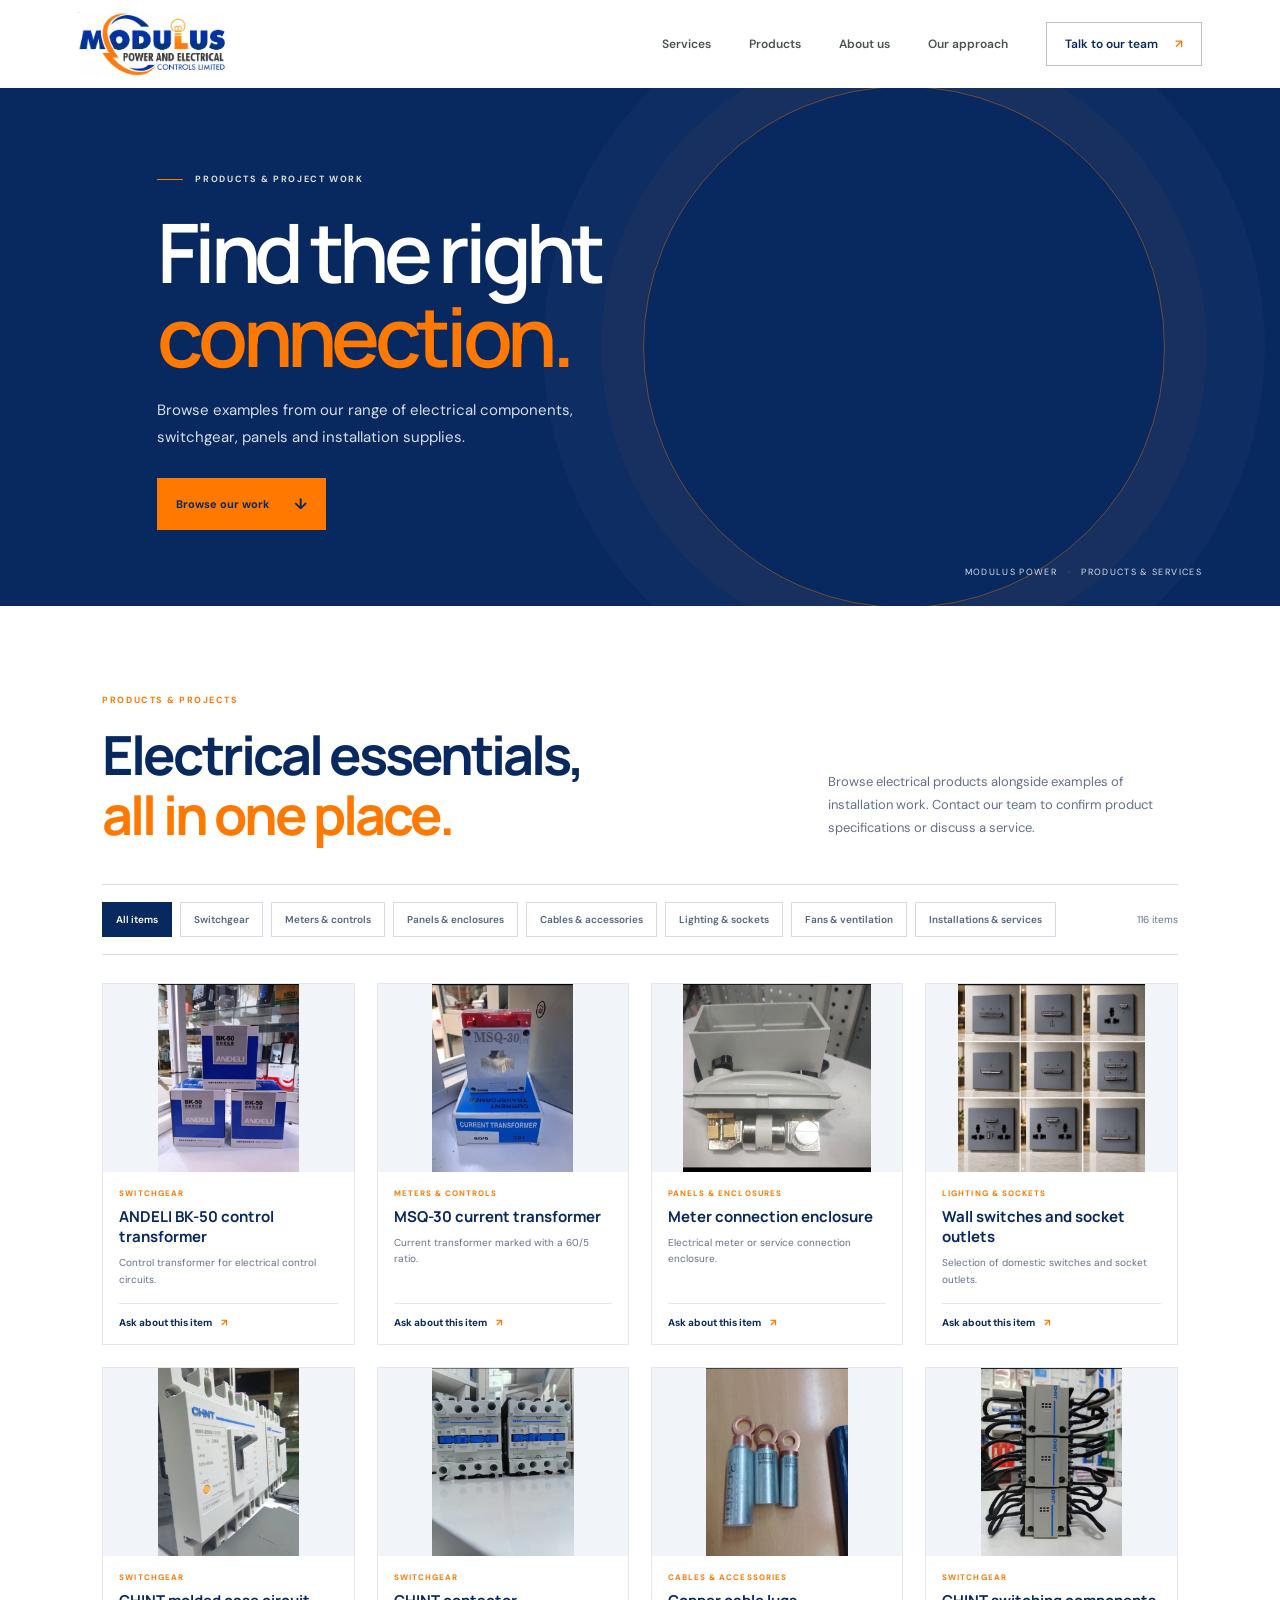
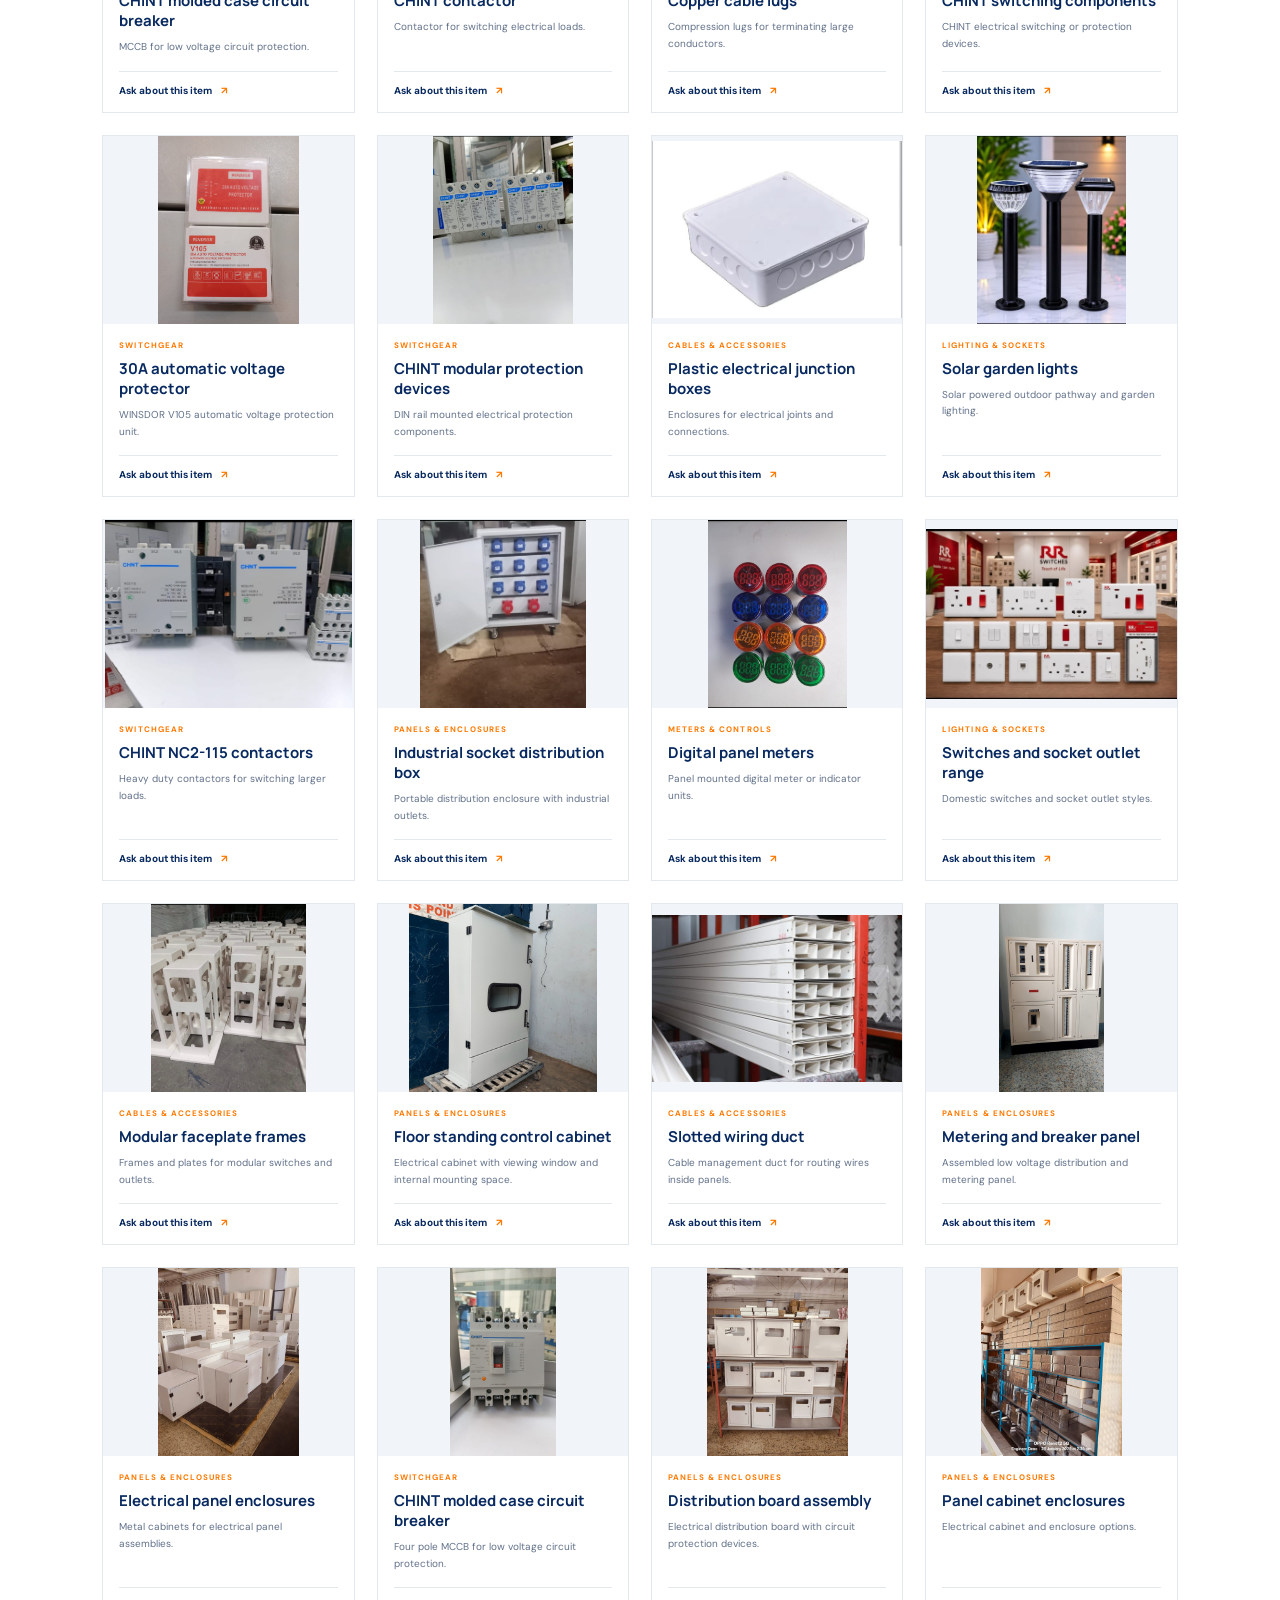
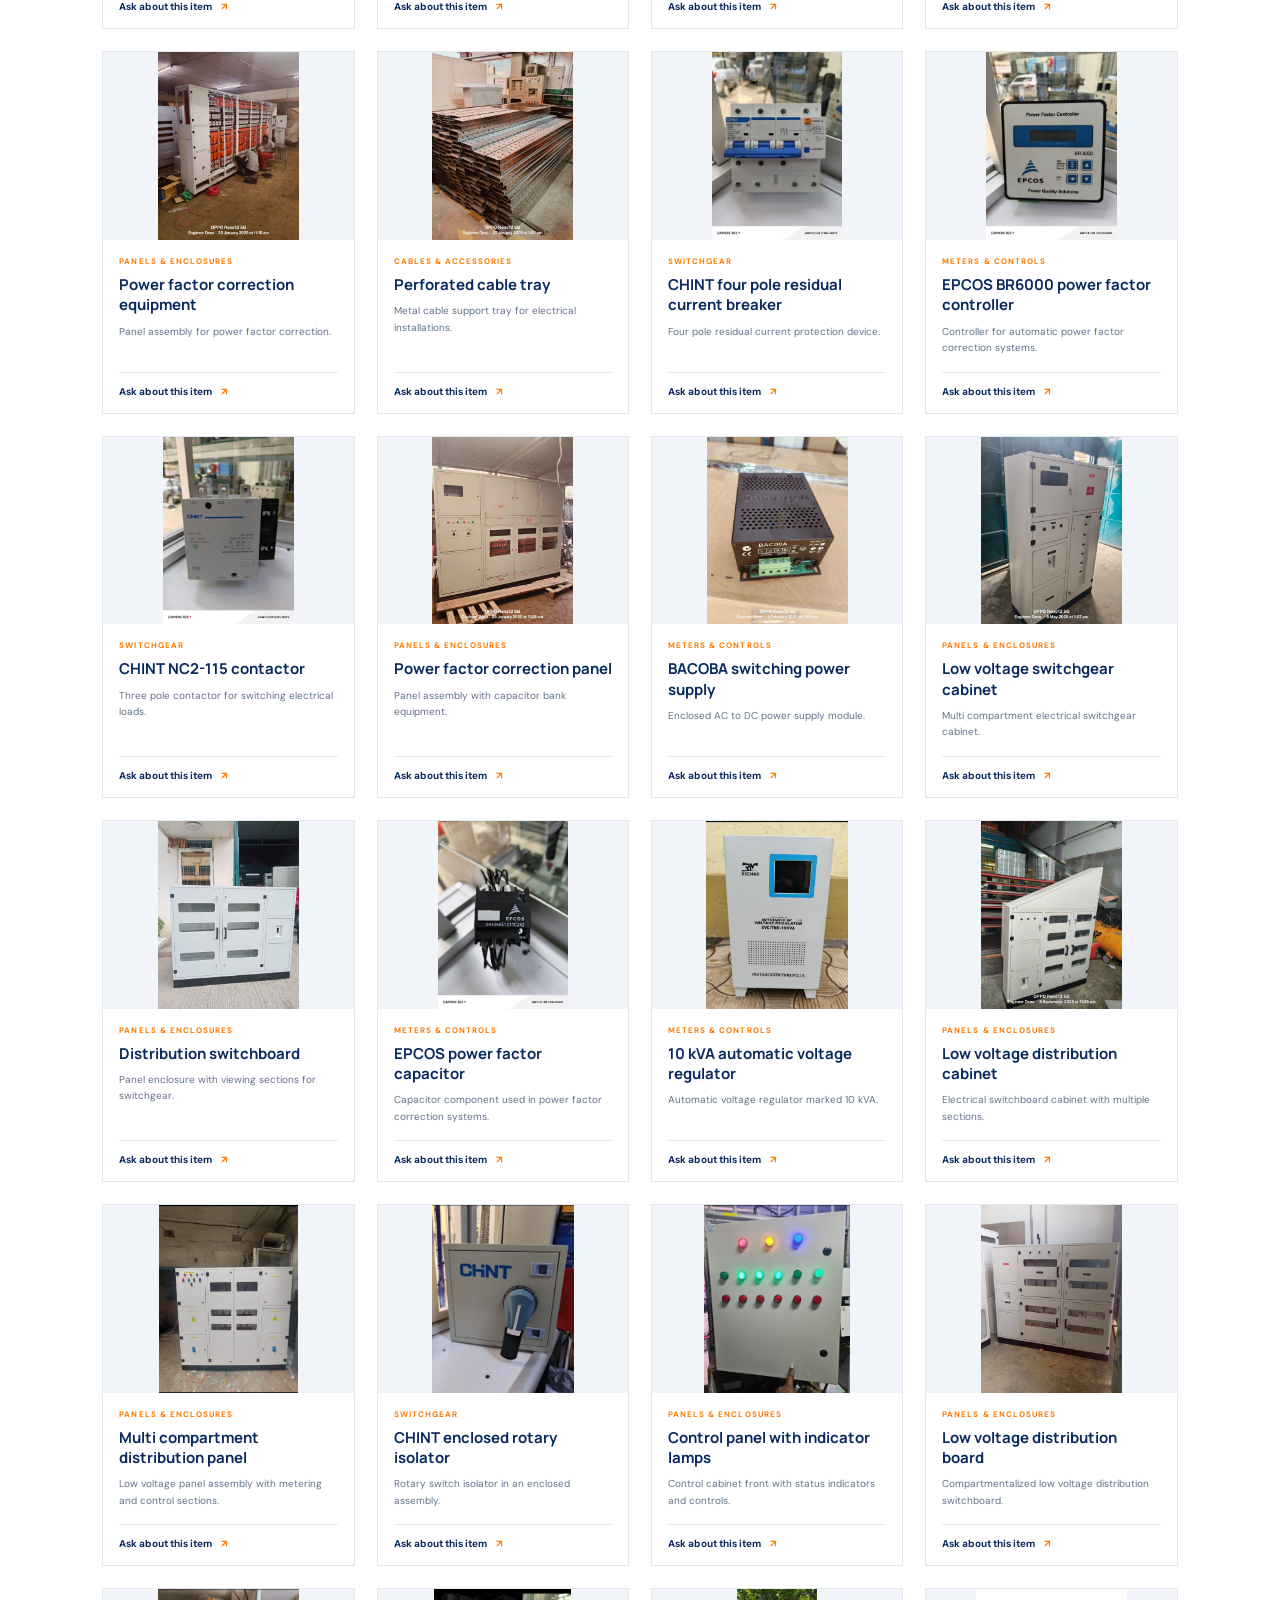
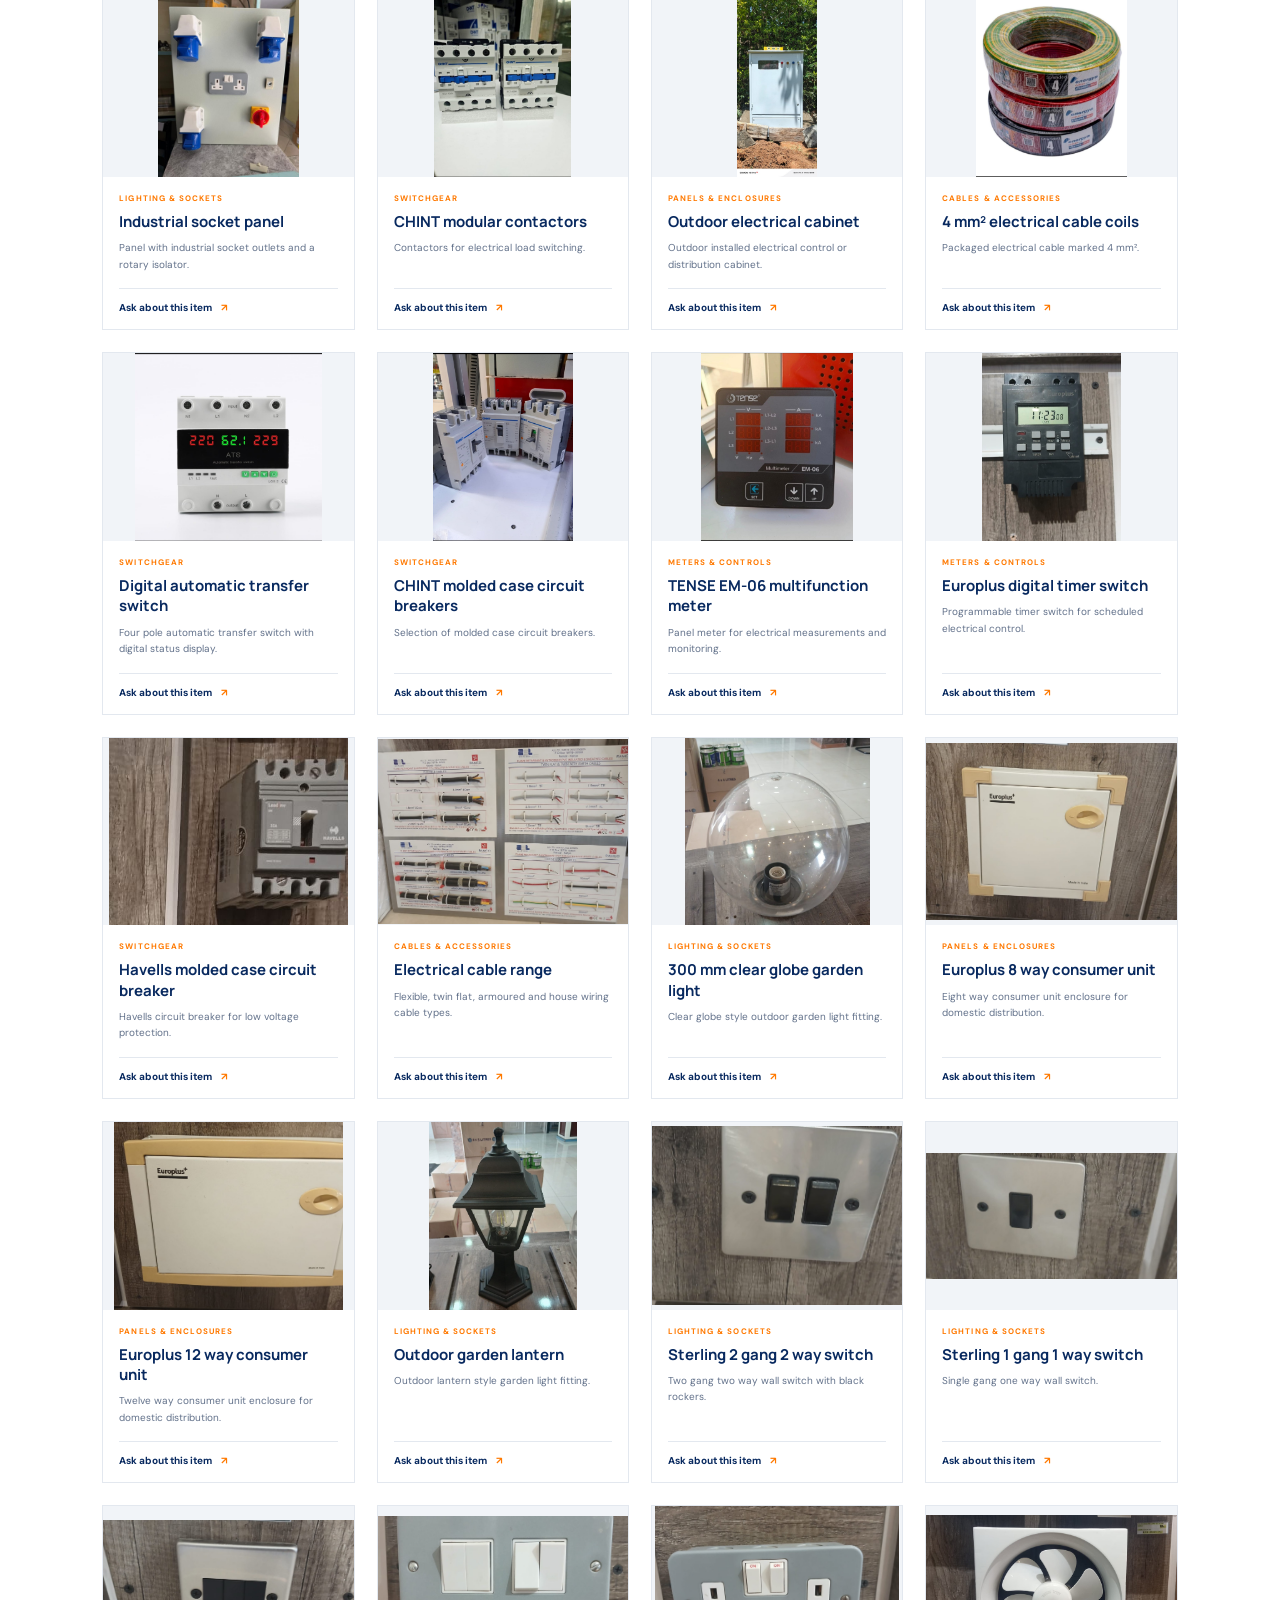
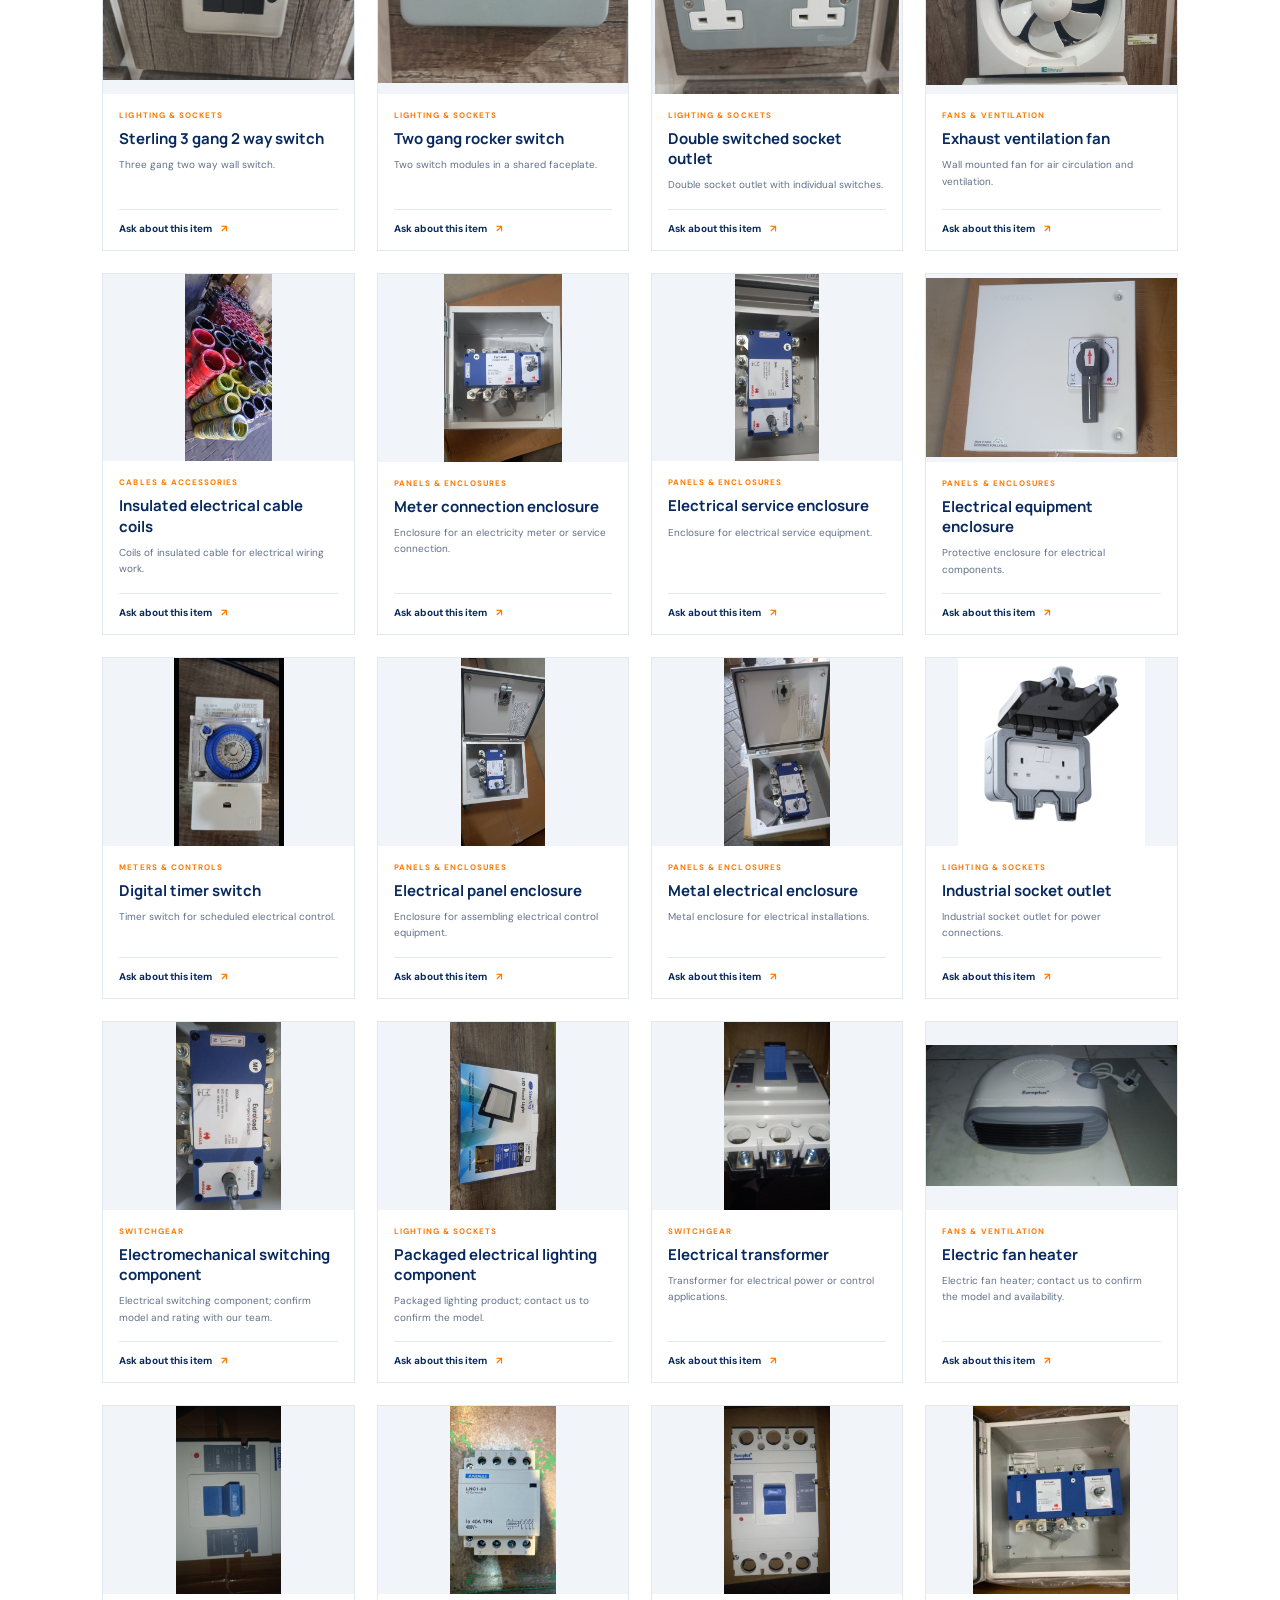
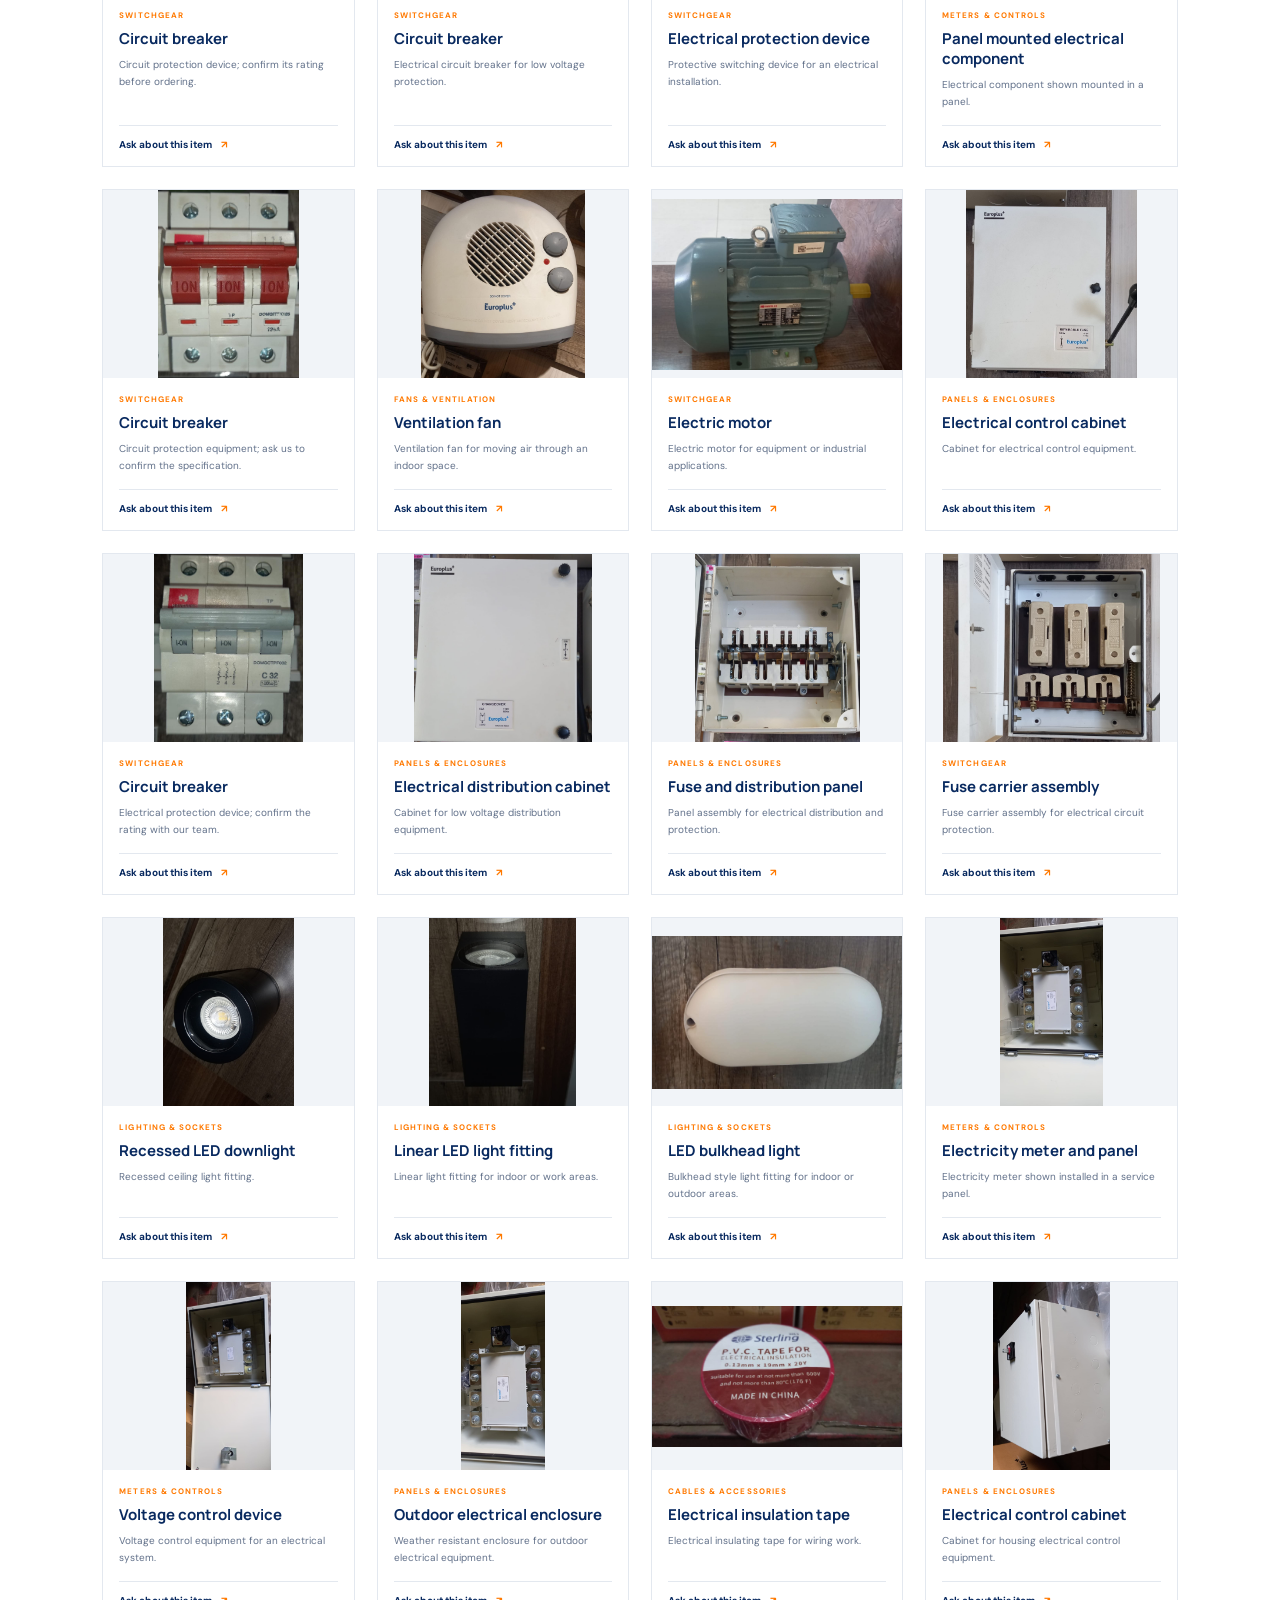
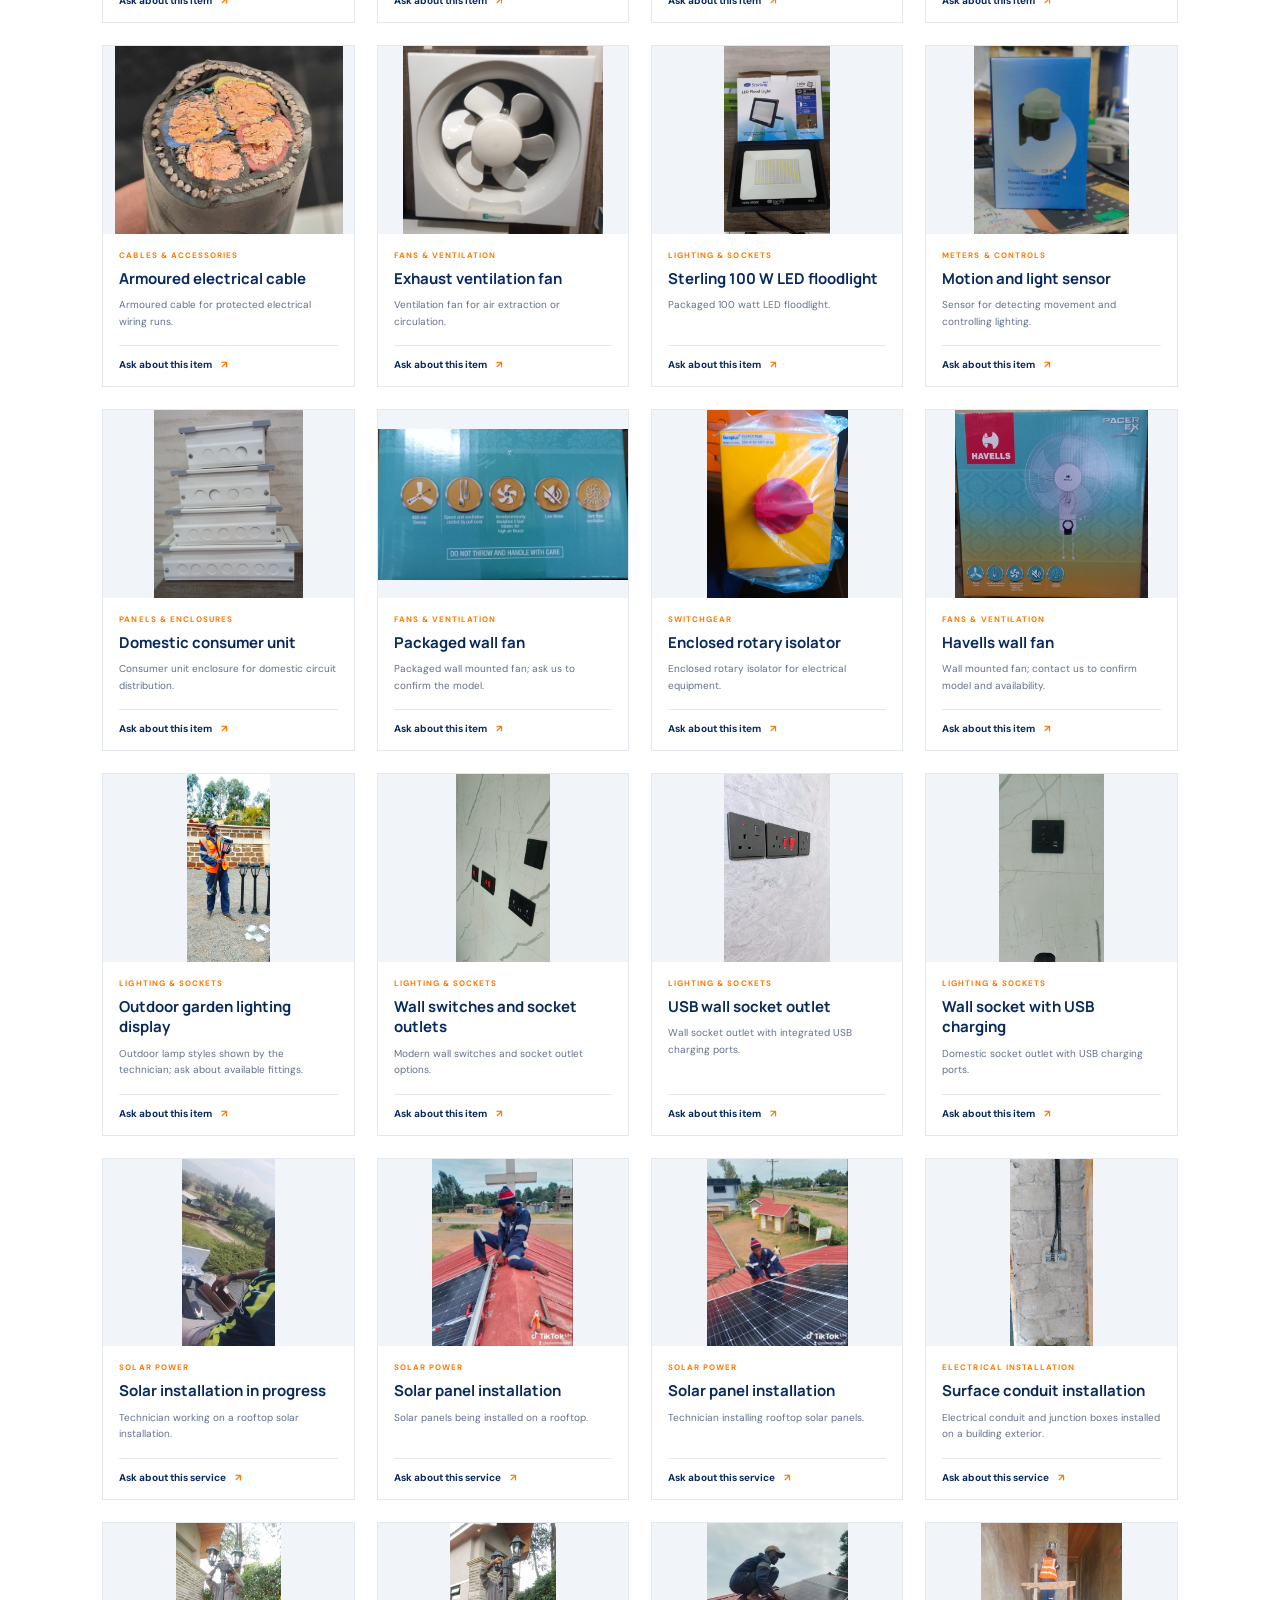
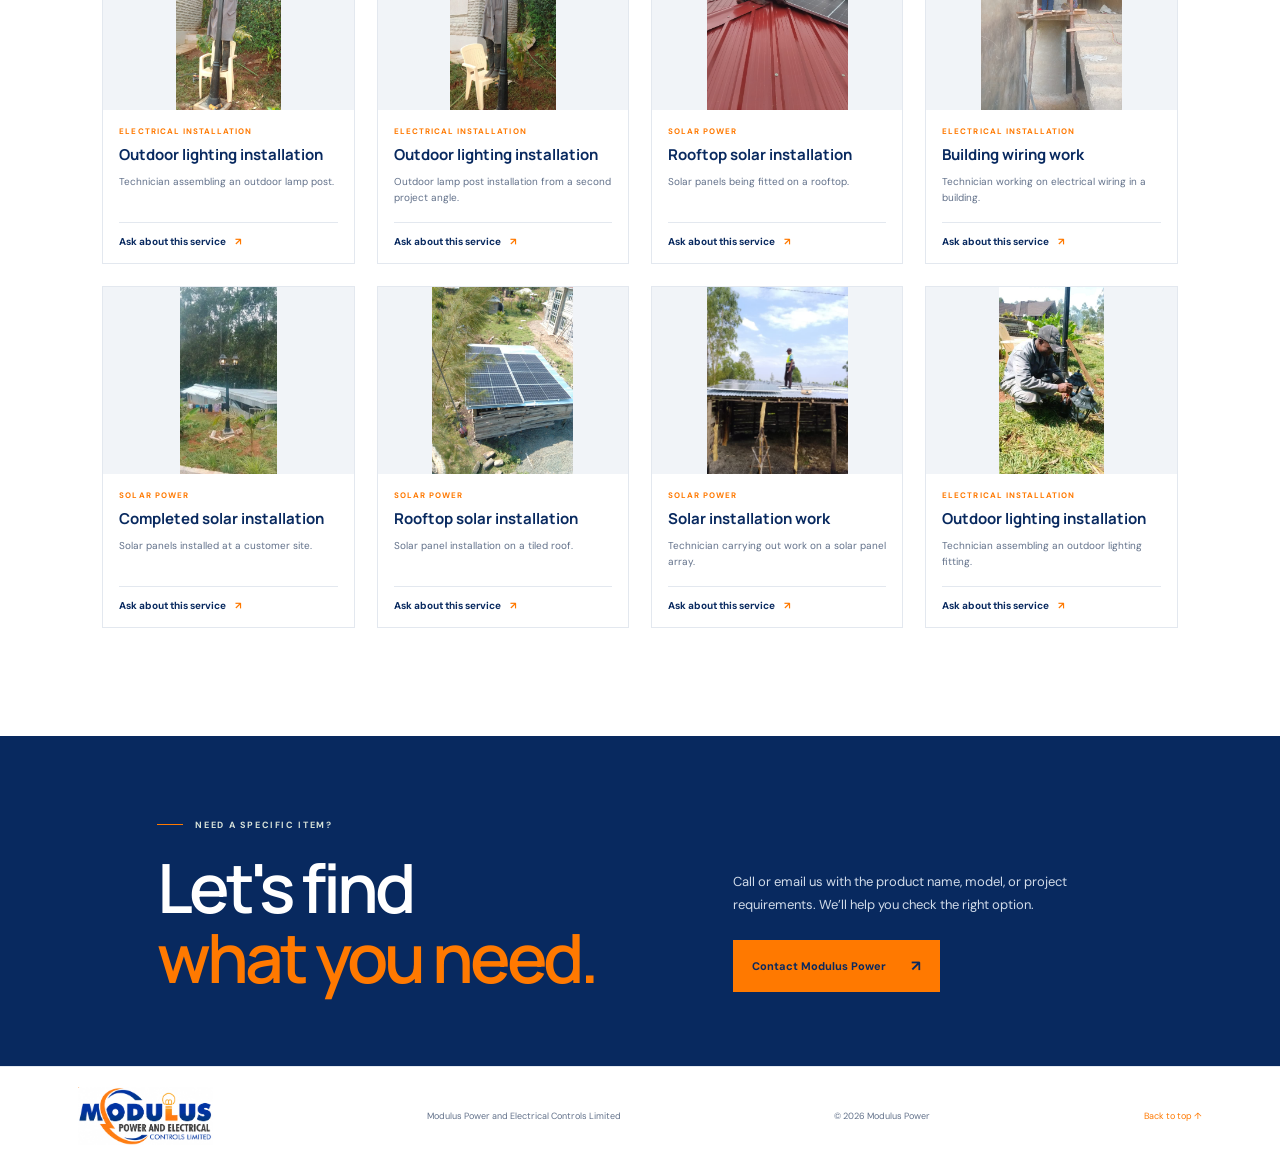
<file: products.html>
<!doctype html>
<html lang="en">
<head>
  <meta charset="utf-8">
  <meta name="viewport" content="width=device-width, initial-scale=1">
  <meta name="theme-color" content="#082a68">
  <meta name="description" content="Browse examples of electrical products and equipment supplied by Modulus Power and Electrical Controls Limited.">
  <title>Electrical Products | Modulus Power</title>
  <link rel="preconnect" href="https://fonts.googleapis.com">
  <link rel="preconnect" href="https://fonts.gstatic.com" crossorigin>
  <link href="https://fonts.googleapis.com/css2?family=DM+Sans:wght@400;500;600;700&family=Manrope:wght@400;500;600;700;800&display=swap" rel="stylesheet">
  <link rel="stylesheet" href="styles.css">
  <link rel="stylesheet" href="products.css">
</head>
<body class="products-page">
  <header class="site-header">
    <a class="brand" href="index.html" aria-label="Modulus Power home"><img class="brand-logo" src="logo.png" alt="Modulus Power and Electrical Controls Limited"></a>
    <button class="menu-toggle" aria-expanded="false" aria-controls="main-nav" aria-label="Open menu"><span></span><span></span></button>
    <nav id="main-nav" class="main-nav" aria-label="Main navigation">
      <a href="index.html#services">Services</a><a href="products.html" aria-current="page">Products</a><a href="index.html#about">About us</a><a href="index.html#approach">Our approach</a>
      <a class="nav-cta" href="index.html#contact">Talk to our team <span aria-hidden="true">↗</span></a>
    </nav>
  </header>

  <main id="catalog">
    <section class="catalog-hero">
      <div class="catalog-hero-inner">
        <p class="eyebrow"><span class="eyebrow-line"></span> PRODUCTS &amp; PROJECT WORK</p>
        <h1>Find the right<br><em>connection.</em></h1>
        <p>Browse examples from our range of electrical components, switchgear, panels and installation supplies.</p>
        <a class="button button-lime" href="#product-list">Browse our work <span>↓</span></a>
      </div>
      <div class="catalog-hero-note">MODULUS POWER <span>·</span> PRODUCTS &amp; SERVICES</div>
    </section>

    <section class="catalog-section" id="product-list">
      <div class="catalog-heading">
        <div><p class="section-kicker">PRODUCTS &amp; PROJECTS</p><h2>Electrical essentials,<br><em>all in one place.</em></h2></div>
        <p class="catalog-intro">Browse electrical products alongside examples of installation work. Contact our team to confirm product specifications or discuss a service.</p>
      </div>
      <div class="catalog-toolbar">
        <div class="catalog-filters" role="group" aria-label="Filter products and services">
          <button class="filter-button active" type="button" data-filter="all" aria-pressed="true">All items</button>
          <button class="filter-button" type="button" data-filter="switchgear" aria-pressed="false">Switchgear</button>
          <button class="filter-button" type="button" data-filter="controls" aria-pressed="false">Meters &amp; controls</button>
          <button class="filter-button" type="button" data-filter="panels" aria-pressed="false">Panels &amp; enclosures</button>
          <button class="filter-button" type="button" data-filter="wiring" aria-pressed="false">Cables &amp; accessories</button>
          <button class="filter-button" type="button" data-filter="lighting" aria-pressed="false">Lighting &amp; sockets</button>
          <button class="filter-button" type="button" data-filter="fans" aria-pressed="false">Fans &amp; ventilation</button>
          <button class="filter-button" type="button" data-filter="services" aria-pressed="false">Installations &amp; services</button>
        </div>
        <span class="catalog-count" aria-live="polite"></span>
      </div>
      <div class="product-grid" id="product-grid"></div>
      <dialog class="product-viewer" id="product-viewer" aria-label="Product image viewer">
        <div class="viewer-toolbar">
          <p class="viewer-title" id="viewer-title"></p>
          <div class="viewer-controls" aria-label="Image zoom controls">
            <button type="button" id="zoom-out" aria-label="Zoom out">−</button>
            <button type="button" id="zoom-reset" aria-label="Reset image zoom">Reset</button>
            <button type="button" id="zoom-in" aria-label="Zoom in">+</button>
            <button type="button" class="viewer-close" id="viewer-close" aria-label="Close image viewer">×</button>
          </div>
        </div>
        <div class="viewer-image-stage" id="viewer-image-stage"><img id="viewer-image" alt=""></div>
        <div class="viewer-footer"><span>Use + and − to zoom in or out</span><a class="button button-lime" id="viewer-inquiry" href="#" target="_blank" rel="noopener noreferrer">Ask about this item on WhatsApp <span>↗</span></a></div>
      </dialog>
    </section>

    <section class="catalog-contact">
      <div><p class="eyebrow"><span class="eyebrow-line"></span> NEED A SPECIFIC ITEM?</p><h2>Let's find<br><em>what you need.</em></h2></div>
      <div class="catalog-contact-side"><p>Call or email us with the product name, model, or project requirements. We’ll help you check the right option.</p><a class="button button-lime" href="index.html#contact">Contact Modulus Power <span>↗</span></a></div>
    </section>
  </main>

  <footer class="site-footer catalog-footer"><a class="brand footer-brand" href="index.html"><img class="brand-logo" src="logo.png" alt="Modulus Power and Electrical Controls Limited"></a><span>Modulus Power and Electrical Controls Limited</span><span>© <span id="year"></span> Modulus Power</span><a href="#catalog">Back to top ↑</a></footer>
  <script src="script.js"></script>
  <script src="products.js"></script>
</body>
</html>
</file>
<file: styles.css>
@import url('https://fonts.googleapis.com/css2?family=DM+Sans:wght@400;500;600;700&family=Manrope:wght@400;500;600;700;800&display=swap');
:root{--ink:#08295f;--deep:#08295f;--paper:#fff;--white:#fff;--orange:#ff7900;--muted:#62718a;--line:rgba(8,41,95,.16);--display:'Manrope',sans-serif;--body:'DM Sans',sans-serif}*{box-sizing:border-box}html{scroll-behavior:smooth}body{margin:0;background:var(--paper);color:var(--ink);font-family:var(--body);-webkit-font-smoothing:antialiased}a{color:inherit;text-decoration:none}.site-header{height:88px;padding:0 6.1%;display:flex;align-items:center;justify-content:space-between;background:var(--paper);position:relative;z-index:4}.brand{display:flex;align-items:center;gap:12px}.brand-logo{display:block;width:auto;height:64px;max-width:280px;object-fit:contain}.brand-mark{display:flex;align-items:flex-end;gap:3px;height:27px;width:28px;border-bottom:2px solid var(--ink);padding:0 2px 3px}.brand-mark span{display:block;width:5px;background:var(--ink);transform:skew(-24deg)}.brand-mark span:nth-child(1){height:10px}.brand-mark span:nth-child(2){height:17px}.brand-mark span:nth-child(3){height:23px}.brand-name{font:800 13px var(--display);letter-spacing:.09em;line-height:1.15}.brand-name span{display:block;font:600 8px var(--body);letter-spacing:.16em;margin-top:4px}.main-nav{display:flex;align-items:center;gap:38px;font-size:12px;font-weight:600}.main-nav>a:not(.nav-cta){color:#48544f}.main-nav>a:hover{color:#ff7900}.nav-cta{border:1px solid #b9c1b8;padding:13px 18px}.nav-cta span{color:#ff7900;margin-left:14px}.menu-toggle{display:none}.hero{min-height:660px;height:calc(100vh - 88px);max-height:850px;position:relative;background:#0b3479;color:white;overflow:hidden}.hero-image{position:absolute;inset:0 0 0 32%;background:linear-gradient(120deg,#0b3479,#174b91 56%,#ef7b22);background-image:linear-gradient(90deg,rgba(8,41,95,.62),rgba(8,41,95,.05)),url('images/hero-electrical.jpg'),radial-gradient(ellipse at 75% 42%,#ff8a25 0,#174b91 28%,#0b3479 67%,#061d49 100%);background-size:cover;background-position:center 52%;filter:saturate(.76)}.hero-shade{position:absolute;inset:0;background:linear-gradient(90deg,#08295f 0%,rgba(8,41,95,.97) 31%,rgba(8,41,95,.5) 60%,rgba(8,41,95,.12) 100%)}.hero-content{position:relative;padding:clamp(90px,14vh,155px) 0 0 12.3%;max-width:780px}.eyebrow{display:flex;align-items:center;gap:12px;font-size:9px;letter-spacing:.18em;font-weight:700;color:#d7e2d9}.eyebrow-line{display:block;width:26px;height:1px;background:var(--orange)}.hero h1,.contact h2{font:600 clamp(54px,7.3vw,94px)/1.02 var(--display);letter-spacing:-.065em;margin:30px 0 20px}.hero h1 em,.services h2 em,.approach h2 em,.contact h2 em,.intro h2 em{font-style:normal;color:var(--orange)}.hero-copy{max-width:375px;color:#d0d9d1;line-height:1.7;font-size:15px}.hero-actions{display:flex;align-items:center;gap:28px;margin-top:38px}.button{display:inline-flex;align-items:center;justify-content:space-between;gap:25px;padding:16px 19px;font-size:11px;font-weight:700}.button-lime{background:var(--orange);color:var(--deep)}.button-lime span{font-size:15px}.text-link{font-size:11px;font-weight:600;color:#e1e8e2}.text-link span{margin-left:12px;color:var(--orange)}.hero-meta{position:absolute;bottom:38px;left:6.1%;display:flex;align-items:center;gap:14px;color:#d2dbd3;font-size:9px;letter-spacing:.12em}.hero-meta>span:first-child{color:var(--orange)}.meta-rule{height:1px;width:54px;background:rgba(255,255,255,.4)}.hero-vertical{position:absolute;right:5%;top:50%;writing-mode:vertical-rl;transform:translateY(-50%);font-size:8px;letter-spacing:.2em;color:rgba(255,255,255,.72)}.placeholder-note{position:absolute;right:25px;bottom:24px;background:rgba(8,29,69,.78);padding:10px 13px;color:#edf2ed;font-size:9px;letter-spacing:.04em;display:flex;align-items:center;gap:9px}.camera-icon{font-size:16px;color:var(--orange)}.section-pad{padding-left:12.3%;padding-right:12.3%}.intro{position:relative;display:grid;grid-template-columns:1fr 2fr 1.2fr;gap:30px;padding-top:126px;padding-bottom:133px;align-items:start}.section-label{font-size:9px;font-weight:700;letter-spacing:.14em;color:#526681}.section-label span{color:#ff7900;margin-right:13px}.intro-main .eyebrow{margin:0 0 24px}.eyebrow.dark{color:#526681}.intro h2,.approach h2{font:600 clamp(35px,4.1vw,53px)/1.12 var(--display);letter-spacing:-.055em;margin:0;max-width:620px}.intro h2 em,.approach h2 em{color:#ff7900}.intro-side{padding-top:35px}.intro-side p,.approach-copy{font-size:14px;line-height:1.85;color:#62718a;margin:0 0 24px}.underlined-link{font-size:11px;font-weight:700;border-bottom:1px solid #a3aaa3;padding-bottom:11px;display:inline-flex;justify-content:space-between;width:175px}.underlined-link span{color:#ff7900}.intro-stamp{position:absolute;right:10%;bottom:36px;width:82px;height:82px;border:1px solid #c8cdc4;border-radius:50%;display:grid;place-items:center;text-align:center;font-size:7px;letter-spacing:.13em;color:#62718a;transform:rotate(-12deg)}.intro-stamp b{position:absolute;font:800 16px var(--display);color:#ff7900;transform:rotate(12deg)}.services{background:var(--deep);color:white;padding-top:97px;padding-bottom:38px}.services-top{display:flex;justify-content:space-between;align-items:end;margin-bottom:50px}.light-label{color:#acb9af}.services h2{font:600 clamp(42px,5vw,65px)/1.04 var(--display);letter-spacing:-.06em;margin:33px 0 0}.services-top>p{max-width:300px;color:#b4c0b7;font-size:13px;line-height:1.8;margin:0 0 5px}.service-grid{display:grid;grid-template-columns:repeat(3,1fr);border-top:1px solid rgba(255,255,255,.2);border-bottom:1px solid rgba(255,255,255,.2)}.service-card{position:relative;min-height:270px;padding:25px 22px 23px 0;border-right:1px solid rgba(255,255,255,.16)}.service-card:not(:first-child){padding-left:22px}.service-card:nth-child(3n){border-right:0}.service-card:nth-child(n+4){border-top:1px solid rgba(255,255,255,.16)}.service-card:nth-child(5){border-right:0}.service-number{font-size:9px;letter-spacing:.12em;color:#91a098}.service-symbol{font:400 32px var(--display);color:var(--orange);margin:28px 0 18px;height:35px}.service-card h3{font:700 16px var(--display);margin:0 0 12px}.service-card p{font-size:11px;line-height:1.8;color:#afbbb2;max-width:220px;margin:0}.service-card>a{position:absolute;right:20px;bottom:20px;color:var(--orange);font-size:18px}.services-foot{display:flex;justify-content:space-between;padding-top:24px;font-size:9px;letter-spacing:.08em;color:#abb8ae}.services-foot b{color:var(--orange);margin-left:13px}.approach{padding-top:125px;padding-bottom:126px;display:grid;grid-template-columns:1fr 1fr;gap:9%;align-items:center}.approach-image{height:480px;position:relative;background:linear-gradient(140deg,#416a9e,#174b91 46%,#0b3479);background-image:url('images/team-electrical.jpg'),linear-gradient(140deg,#416a9e,#174b91 46%,#0b3479);background-size:cover;background-position:center}.approach-image .placeholder-note{right:auto;left:18px;bottom:18px}.image-index{position:absolute;top:18px;left:18px;color:white;font-size:8px;letter-spacing:.15em}.approach-content .section-label{margin-bottom:67px}.approach-content .eyebrow{margin-bottom:23px}.approach h2{font-size:clamp(43px,5vw,64px)}.approach-copy{margin:24px 0 32px;max-width:420px}.values{border-top:1px solid var(--line);padding-top:19px;display:flex;justify-content:space-between;gap:10px}.values div{display:flex;flex-direction:column;gap:10px}.values b{font-size:9px;color:#ff7900}.values span{font-size:10px;font-weight:600}.contact{background:var(--deep);color:white;padding-top:86px;padding-bottom:82px}.contact-layout{display:grid;grid-template-columns:1fr 1fr;gap:10%;align-items:end;margin:45px 0 38px}.contact h2{font-size:clamp(58px,7vw,88px);margin:23px 0 0}.contact-details>p{font-size:12px;color:#b2beb5;margin:0 0 22px}.contact-item{display:grid;grid-template-columns:100px 1fr 20px;align-items:center;padding:18px 0;border-top:1px solid rgba(255,255,255,.22)}.contact-item:last-child{border-bottom:1px solid rgba(255,255,255,.22)}.contact-item span{font-size:8px;letter-spacing:.14em;color:#9eafa3}.contact-item b{font-size:14px;font-weight:600}.contact-item i{font-style:normal;color:var(--orange)}.site-footer{min-height:94px;padding:20px 6.1%;display:flex;align-items:center;justify-content:space-between;gap:20px;background:#fff;color:#62718a;font-size:9px}.footer-brand{color:var(--ink)}.footer-brand .brand-logo{height:58px}.footer-brand{color:var(--ink)}.footer-brand .brand-mark{border-color:#f3f2ec}.footer-brand .brand-mark span{background:#f3f2ec}.site-footer>a:last-child{color:var(--orange)}
@media(max-width:900px){.section-pad{padding-left:7%;padding-right:7%}.hero-content{padding-left:8%}.intro{grid-template-columns:1fr 2fr;gap:24px}.intro-side{grid-column:2;padding-top:0}.intro-stamp{right:8%;bottom:25px}.service-grid{grid-template-columns:repeat(2,1fr)}.service-card:nth-child(2n){border-right:0}.service-card:nth-child(3){border-top:1px solid rgba(255,255,255,.16);border-right:1px solid rgba(255,255,255,.16)}.service-card:nth-child(4){border-top:1px solid rgba(255,255,255,.16)}.service-card:nth-child(5){border-top:1px solid rgba(255,255,255,.16);border-right:1px solid rgba(255,255,255,.16)}.approach{gap:6%}.approach-image{height:420px}.site-footer{padding-left:7%;padding-right:7%}}
@media(max-width:620px){.site-header{height:72px;padding:0 6%}.brand-name{font-size:12px}.menu-toggle{display:flex;flex-direction:column;gap:5px;padding:10px;background:none;border:0;z-index:2}.menu-toggle span{width:22px;height:1px;background:var(--ink)}.main-nav{display:none;position:absolute;top:72px;left:0;right:0;background:var(--paper);padding:18px 6% 26px;align-items:stretch;gap:0;flex-direction:column;box-shadow:0 12px 16px #08295f15}.main-nav.open{display:flex}.main-nav>a:not(.nav-cta){padding:14px 0;border-bottom:1px solid var(--line)}.nav-cta{margin-top:18px}.hero{height:calc(100svh - 72px);min-height:600px;max-height:760px}.hero-image{left:0;background-position:58% center}.hero-shade{background:linear-gradient(90deg,rgba(8,41,95,.96),rgba(8,41,95,.65) 70%,rgba(8,41,95,.3)),linear-gradient(0deg,rgba(8,41,95,.5),transparent)}.hero-content{padding:116px 7% 0}.hero h1{font-size:62px}.hero-copy{font-size:14px;max-width:300px}.hero-actions{align-items:flex-start;flex-direction:column;gap:19px}.hero-meta{left:7%;bottom:28px}.hero-vertical{right:4%;font-size:7px}.section-pad{padding-left:7%;padding-right:7%}.intro{display:block;padding-top:82px;padding-bottom:103px}.intro-main{margin-top:48px}.intro h2{font-size:42px}.intro-side{padding-top:22px;max-width:390px}.intro-stamp{width:67px;height:67px;right:8%;bottom:22px}.intro-stamp b{font-size:13px}.services{padding-top:73px;padding-bottom:28px}.services-top{display:block;margin-bottom:33px}.services h2{font-size:51px;margin-top:28px}.services-top>p{margin-top:20px}.service-card{min-height:260px;padding:19px 12px 20px 0}.service-card:not(:first-child){padding-left:14px}.service-card h3{font-size:14px}.service-card p{font-size:10px}.service-card>a{right:10px;bottom:16px}.service-symbol{margin:26px 0 15px}.services-foot{font-size:8px;line-height:1.6;gap:20px}.services-foot span:last-child{text-align:right}.approach{display:flex;flex-direction:column-reverse;align-items:stretch;gap:38px;padding-top:78px;padding-bottom:80px}.approach-content .section-label{margin-bottom:48px}.approach h2{font-size:53px}.approach-image{height:350px}.values{flex-wrap:wrap}.values span{font-size:9px}.contact{padding-top:70px;padding-bottom:70px}.contact-layout{display:block;margin:38px 0 29px}.contact h2{font-size:68px;margin-bottom:36px}.contact-item{grid-template-columns:74px 1fr 15px}.contact-item b{font-size:12px}.site-footer{padding:23px 7%;display:grid;grid-template-columns:1fr 1fr;gap:18px}.site-footer>span:nth-child(2){grid-column:1/-1;grid-row:2}.site-footer>span:nth-child(3){grid-column:1;grid-row:3}.site-footer>a:last-child{grid-column:2;grid-row:3;text-align:right}}
@media(max-width:1050px) and (min-width:761px){.site-header{padding-left:4%;padding-right:4%}.main-nav{gap:18px}.nav-cta{padding:11px 12px}}
@media(max-width:760px) and (min-width:621px){.site-header{padding-left:4%;padding-right:4%}.brand-logo{height:50px}.main-nav{gap:10px;font-size:10px}.nav-cta{padding:9px 10px}}

/* Service photos */
.service-card{display:flex;flex-direction:column;min-height:445px;padding-bottom:20px}
.service-card:nth-child(5){border-right:1px solid rgba(255,255,255,.16)}
.service-card p{max-width:100%;margin:0 0 16px}
.service-photo{display:block;width:100%;height:155px;object-fit:contain;background:#fff;margin:16px 0 0;flex:none}
.service-symbol{margin:18px 0 12px}
.service-card>a{position:static;align-self:flex-end;margin-top:12px;color:var(--orange);font-size:9px;font-weight:700;letter-spacing:.02em}
.service-card>a span{font-size:15px;margin-left:7px}
@media(max-width:900px){.service-card{min-height:430px}}
@media(max-width:620px){.service-grid{grid-template-columns:1fr}.service-card,.service-card:not(:first-child),.service-card:nth-child(3){padding-left:0;padding-right:0;border-right:0}.service-card:nth-child(n+2){border-top:1px solid rgba(255,255,255,.16)}.service-card{min-height:0;padding-top:20px;padding-bottom:22px}.service-symbol{margin-top:20px}.service-photo{height:190px}.service-card>a{margin-top:12px}}

.contact-item{grid-template-columns:28px 90px minmax(0,1fr) 20px}
.contact-item .contact-icon{display:grid;place-items:center;color:var(--orange)}
.contact-item .contact-icon svg{display:block;width:19px;height:19px;fill:none;stroke:currentColor;stroke-width:1.7;stroke-linecap:round;stroke-linejoin:round}
.contact-item .contact-type{font-size:8px;letter-spacing:.14em;color:#9eafa3}
.contact-item b{overflow-wrap:anywhere}
@media(max-width:620px){.contact-item{grid-template-columns:24px 66px minmax(0,1fr) 15px;gap:5px}.contact-item .contact-icon svg{width:17px;height:17px}.contact-item b{font-size:11px}}

/* Full-height hero slideshow */
.hero-showcase{position:absolute;z-index:0;inset:0 0 0 auto;width:51%;overflow:hidden;background:#f4f6f8;pointer-events:none}
.hero-showcase-image{position:absolute;inset:0;width:100%;height:100%;display:block;object-fit:contain;padding:clamp(18px,3vw,48px);opacity:1;transition:opacity .75s ease}
.hero-showcase-image.is-changing{opacity:0}
.hero-shade{z-index:1;background:linear-gradient(90deg,#08295f 0%,rgba(8,41,95,.98) 34%,rgba(8,41,95,.88) 46%,rgba(8,41,95,.52) 57%,rgba(8,41,95,.12) 72%,rgba(8,41,95,.06) 100%)}
.hero-content{z-index:3;max-width:780px}
.hero-meta,.hero-vertical{z-index:4}
.hero-visual-controls{position:absolute;z-index:4;right:6.1%;bottom:28px;color:#d5dfed;font-size:8px;letter-spacing:.13em}
@media(max-width:900px){.hero-showcase{width:50%}.hero-visual-controls{right:7%;bottom:26px}}
@media(max-width:620px){.hero-showcase{width:64%;opacity:.72}.hero-showcase-image{padding:12px}.hero-shade{background:linear-gradient(90deg,rgba(8,41,95,.99) 0%,rgba(8,41,95,.96) 40%,rgba(8,41,95,.75) 65%,rgba(8,41,95,.4) 100%),linear-gradient(0deg,rgba(8,41,95,.46),transparent)}.hero-visual-controls{right:7%;bottom:66px;font-size:7px}}
@media(prefers-reduced-motion:reduce){.hero-showcase-image{transition:none}}
</file>
<file: products.css>
.products-page{background:#fff}.catalog-hero{min-height:470px;background:#08295f;color:#fff;position:relative;overflow:hidden;display:flex;align-items:center;padding:76px 12.3%}.catalog-hero:after{content:"";position:absolute;width:520px;height:520px;border:1px solid rgba(255,121,0,.43);border-radius:50%;right:9%;top:50%;transform:translateY(-50%);box-shadow:0 0 0 42px rgba(255,121,0,.035),0 0 0 100px rgba(255,255,255,.025)}.catalog-hero-inner{position:relative;z-index:1;max-width:590px}.catalog-hero h1{font:600 clamp(54px,7vw,82px)/1.03 var(--display);letter-spacing:-.065em;margin:25px 0 18px}.catalog-hero h1 em,.catalog-heading h2 em,.catalog-contact h2 em{font-style:normal;color:#ff7900}.catalog-hero-inner>p:not(.eyebrow){max-width:420px;color:#d6deeb;font-size:15px;line-height:1.8;margin:0}.catalog-hero .button{margin-top:27px}.catalog-hero-note{position:absolute;z-index:1;right:6.1%;bottom:28px;color:#d6deeb;font-size:9px;letter-spacing:.15em}.catalog-hero-note span{color:#ff7900;margin:0 7px}.catalog-section{padding:88px 8% 108px}.catalog-heading{display:flex;justify-content:space-between;align-items:end;gap:40px;margin-bottom:39px}.section-kicker{font-size:9px;letter-spacing:.17em;font-weight:700;color:#ff7900;margin:0 0 18px}.catalog-heading h2{font:700 clamp(34px,4.5vw,54px)/1.12 var(--display);letter-spacing:-.055em;color:#08295f;margin:0}.catalog-intro{max-width:350px;color:#62718a;font-size:13px;line-height:1.8;margin:0 0 5px}.catalog-toolbar{display:flex;justify-content:space-between;align-items:center;gap:20px;padding:17px 0;border-top:1px solid rgba(8,41,95,.16);border-bottom:1px solid rgba(8,41,95,.16);margin-bottom:28px}.catalog-filters{display:flex;flex-wrap:wrap;gap:8px}.filter-button{font:600 10px var(--body);color:#526681;background:#fff;border:1px solid #d4dbe5;padding:10px 13px;cursor:pointer;transition:.15s ease}.filter-button:hover,.filter-button.active{background:#08295f;border-color:#08295f;color:#fff}.catalog-count{white-space:nowrap;color:#62718a;font-size:10px}.product-grid{display:grid;grid-template-columns:repeat(4,minmax(0,1fr));gap:22px}.product-card{min-width:0;border:1px solid #e3e8ef;background:#fff;display:flex;flex-direction:column;transition:transform .18s ease,box-shadow .18s ease}.product-card:hover{transform:translateY(-3px);box-shadow:0 12px 26px rgba(8,41,95,.09)}.product-card[hidden]{display:none}.product-image-wrap{aspect-ratio:4/3;background:#f1f4f8;overflow:hidden}.product-image{width:100%;height:100%;display:block;object-fit:contain}.product-card-content{padding:16px 16px 15px;display:flex;flex:1;flex-direction:column}.product-category{font-size:8px;font-weight:700;letter-spacing:.13em;color:#ff7900;text-transform:uppercase;margin:0 0 9px}.product-card h3{font:700 15px/1.35 var(--display);color:#08295f;margin:0 0 8px}.product-card-description{font-size:10px;line-height:1.65;color:#62718a;margin:0 0 15px}.product-inquiry{font-size:10px;font-weight:700;color:#08295f;border-top:1px solid #e3e8ef;padding-top:12px;margin-top:auto}.product-inquiry span{color:#ff7900;margin-left:7px}.catalog-contact{background:#08295f;color:#fff;padding:74px 12.3%;display:flex;align-items:end;justify-content:space-between;gap:10%}.catalog-contact h2{font:600 clamp(44px,5.7vw,68px)/1.03 var(--display);letter-spacing:-.06em;margin:21px 0 0}.catalog-contact-side{max-width:390px}.catalog-contact-side>p{font-size:13px;color:#d1dbe9;line-height:1.8;margin:0 0 23px}.catalog-footer{border-top:1px solid #e5eaf0}.catalog-footer .footer-brand .brand-logo{height:58px}
@media(max-width:1100px){.catalog-section{padding-left:6%;padding-right:6%}.product-grid{grid-template-columns:repeat(3,minmax(0,1fr))}.catalog-hero{padding-left:8%;padding-right:8%}.catalog-contact{padding-left:8%;padding-right:8%}}
@media(max-width:760px){.catalog-hero{min-height:430px;padding:68px 7%}.catalog-hero:after{width:330px;height:330px;right:-70px;top:56%}.catalog-heading{display:block}.catalog-intro{margin-top:19px}.catalog-toolbar{display:block}.catalog-count{display:block;margin-top:14px}.product-grid{grid-template-columns:repeat(2,minmax(0,1fr));gap:12px}.product-card-content{padding:12px}.product-card h3{font-size:13px}.product-card-description{font-size:9px}.catalog-contact{display:block;padding:66px 7%}.catalog-contact-side{margin-top:26px}.catalog-hero-note{right:7%;font-size:8px}}
@media(max-width:420px){.product-grid{grid-template-columns:1fr}.product-image-wrap{aspect-ratio:16/10}.catalog-heading h2{font-size:37px}}

.product-image-trigger{display:block;width:100%;height:100%;padding:0;border:0;background:transparent;cursor:zoom-in}
.product-image-trigger:focus-visible{outline:3px solid #ff7900;outline-offset:-3px}
.product-viewer{width:min(94vw,1100px);max-width:none;max-height:92vh;padding:0;border:1px solid #d8e0ea;background:#fff;color:#08295f;box-shadow:0 24px 80px rgba(0,0,0,.3)}
.product-viewer::backdrop{background:rgba(3,18,45,.82);backdrop-filter:blur(3px)}
.viewer-toolbar,.viewer-footer{display:flex;align-items:center;justify-content:space-between;gap:18px;padding:15px 20px}
.viewer-toolbar{border-bottom:1px solid #e3e8ef}
.viewer-title{margin:0;font:700 15px var(--display)}
.viewer-controls{display:flex;align-items:center;gap:7px}
.viewer-controls button{min-width:36px;height:34px;padding:0 9px;border:1px solid #d4dbe5;background:#fff;color:#08295f;font:600 13px var(--body);cursor:pointer}
.viewer-controls button:hover{border-color:#ff7900;color:#ff7900}
.viewer-controls .viewer-close{min-width:36px;font-size:23px;line-height:1}
.viewer-image-stage{height:min(68vh,760px);overflow:auto;display:flex;align-items:center;justify-content:center;background:#f1f4f8;padding:16px}
.viewer-image-stage img{display:block;max-width:100%;max-height:100%;width:auto;height:auto;object-fit:contain;transform-origin:center center;transition:transform .16s ease}
.viewer-footer{border-top:1px solid #e3e8ef;color:#62718a;font-size:11px}
.viewer-footer .button{font:700 10px var(--body);padding:12px 14px}
@media(max-width:600px){.product-viewer{width:96vw;max-height:94vh}.viewer-toolbar,.viewer-footer{padding:12px;gap:9px}.viewer-title{font-size:12px}.viewer-controls{gap:4px}.viewer-controls button{min-width:32px;height:32px;padding:0 7px}.viewer-image-stage{height:68vh;padding:8px}.viewer-footer{align-items:flex-start;flex-direction:column}.viewer-footer .button{align-self:stretch;justify-content:center}}
</file>
